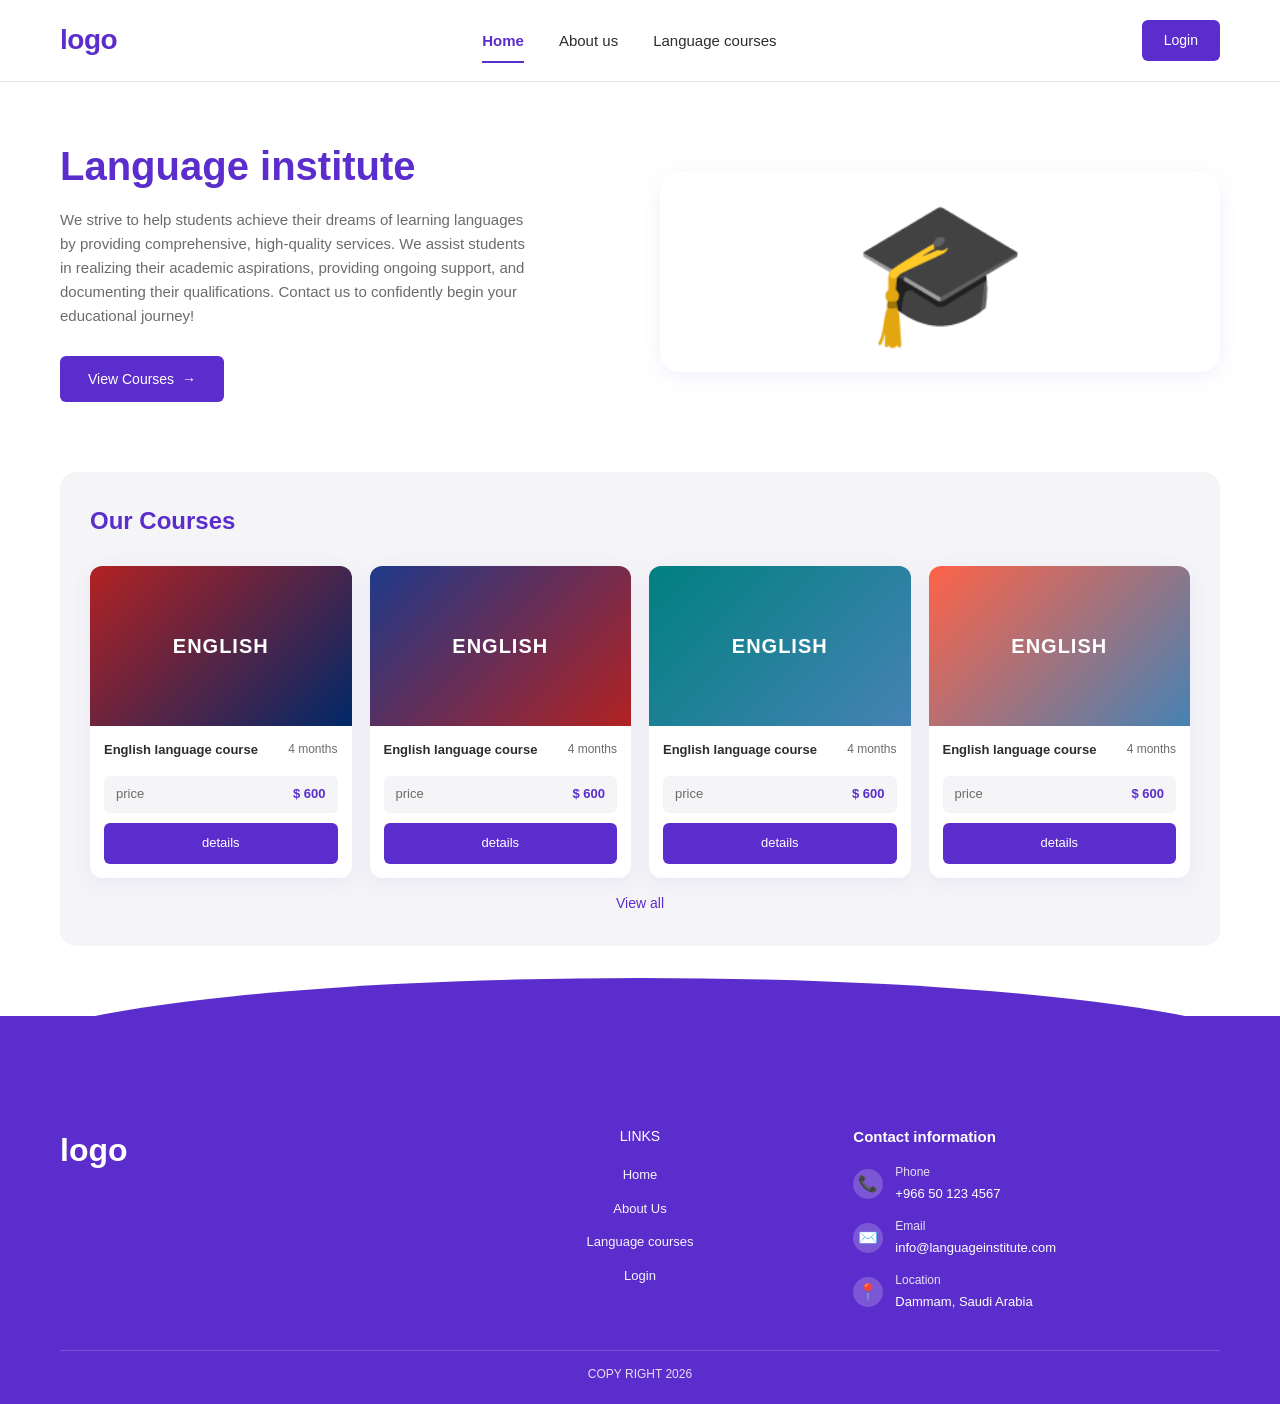
<file: index.html>
<!DOCTYPE html>
<html lang="en">
<head>
  <meta charset="UTF-8">
  <meta name="viewport" content="width=device-width, initial-scale=1.0">
  <title>Language Institute - Home</title>
  <link rel="stylesheet" href="css/style.css">
</head>
<body>
  <!-- Header -->
<header class="header">
<div class="container">
<a href="index.html" class="logo">logo</a>
 <nav class="nav">
<ul>
<li><a href="index.html" class="active">Home</a></li>
<li><a href="about.html">About us</a></li>
<li><a href="courses.html">Language courses</a></li>
</ul>
</nav>
<div>
 <a href="login.html" class="btn-login">
 
 Login
</a>
</div>
 </div>
</header>

  <main>
    <!-- Hero -->
    <section class="hero">
      <div class="container">
        <div class="hero-content">
          <h1>Language institute</h1>
          <p>We strive to help students achieve their dreams of learning languages by providing comprehensive, high-quality services. We assist students in realizing their academic aspirations, providing ongoing support, and documenting their qualifications. Contact us to confidently begin your educational journey!</p>
          <a href="courses.html" class="btn-primary">View Courses &nbsp;→</a>
        </div>
        <div class="hero-illustration">
          <div class="hero-emoji">🎓</div>
        </div>
      </div>
    </section>

    <!-- Courses -->
    <section class="container">
      <div class="courses-section">
        <h2 class="section-title">Our Courses</h2>
        <div class="courses-grid" id="featured-courses">
          <!-- Will be populated by JavaScript -->
        </div>
        <div class="view-all">
          <a href="courses.html">View all</a>
        </div>
      </div>
    </section>
  </main>

  <!-- Footer -->
  <div class="footer-wave"></div>
  <footer class="footer">
    <div class="container">
      <div class="footer-grid">
        <div class="footer-logo">logo</div>
        <div class="footer-links">
          <h4>LINKS</h4>
          <ul>
            <li><a href="index.html">Home</a></li>
            <li><a href="about.html">About Us</a></li>
            <li><a href="courses.html">Language courses</a></li>
            <li><a href="login.html">Login</a></li>
          </ul>
        </div>
        <div class="footer-contact">
          <h4>Contact information</h4>
          <div class="contact-item">
            <div class="contact-icon">
              📞
            </div>
            <div>
              <div class="contact-text-label">Phone</div>
              <div class="contact-text-value">+966 50 123 4567</div>
            </div>
          </div>
 <div class="contact-item">
<div class="contact-icon">
  ✉️
</div>
 <div>
 <div class="contact-text-label">Email</div>
<div class="contact-text-value">info@languageinstitute.com</div>
 </div>
 </div>
<div class="contact-item">
 <div class="contact-icon">
 📍
</div>
 <div>
 <div class="contact-text-label">Location</div>
 <div class="contact-text-value">Dammam, Saudi Arabia</div>
 </div>
 </div>
 </div>
 </div>
  <div class="copyright">COPY RIGHT 2026</div>
 </div>
 </footer>

  <script src="js/data.js"></script>
  <script src="js/main.js"></script>
</body>
</html>
                                                                                                                                                                                                                                                                                                                                                                                                                                                                                                                                                                                                                                                                                                                                                                                                                                                                                                                                                                                                                                                                                                                                                                                                                                                                                                                                                                                                                                                                                                                                                                                                                                                                                                                                                                                                                                                                                                                                                                                                                                                                                                                                                                                                                                                                                                                                                                                                                                                                                                                                                                                                                                                                                                                                                                                                                                                                                                                                                                                                                                                                                                                                                                                                                                                                                                                                                                                                                                                                                                                                                                                                                                                                                                                                                                                                                                                                                                                                                                                                                                                                                                                                                                                                                                                                                                                                                                                                                                                                                                                                                                                                                                                                                                                                                                                                                                                                                                                                                                                                                                                                                                                                                                                                                                                                                                                                                                                                                                                                                                                                                                                                                                                                                                                                                                                                                                                                                                                                                                                                                                                                                                                                                                                                                                                                                                                                                                                                                                                                                                                                                                                                                                                                                                                                                                                                                                                                                                                                                                                                                                                                                                                                                                                                                                                                                                                                                                                                                                                                                                                                                                                                                                                                                                                                                                                                                                                                                                                                                                                                                                                                                                                                                                                                                                                                                                                                                                                                                                                                                                                                                                                                                                                                                                                                                                                                                                                                                                                                                                                                                                                                                                                                                                                                                                                                                                                                                                                                                                                                                                                                                                                                                                                                                                                                                                                                                                                                                                                                                                                                                                                                                                                                                                                                                                                                                                                                                                                                                                                                                                                                                                                                                                                                                                                                                                                                                                                                                                                                                                                                                                                                                                       
</file>
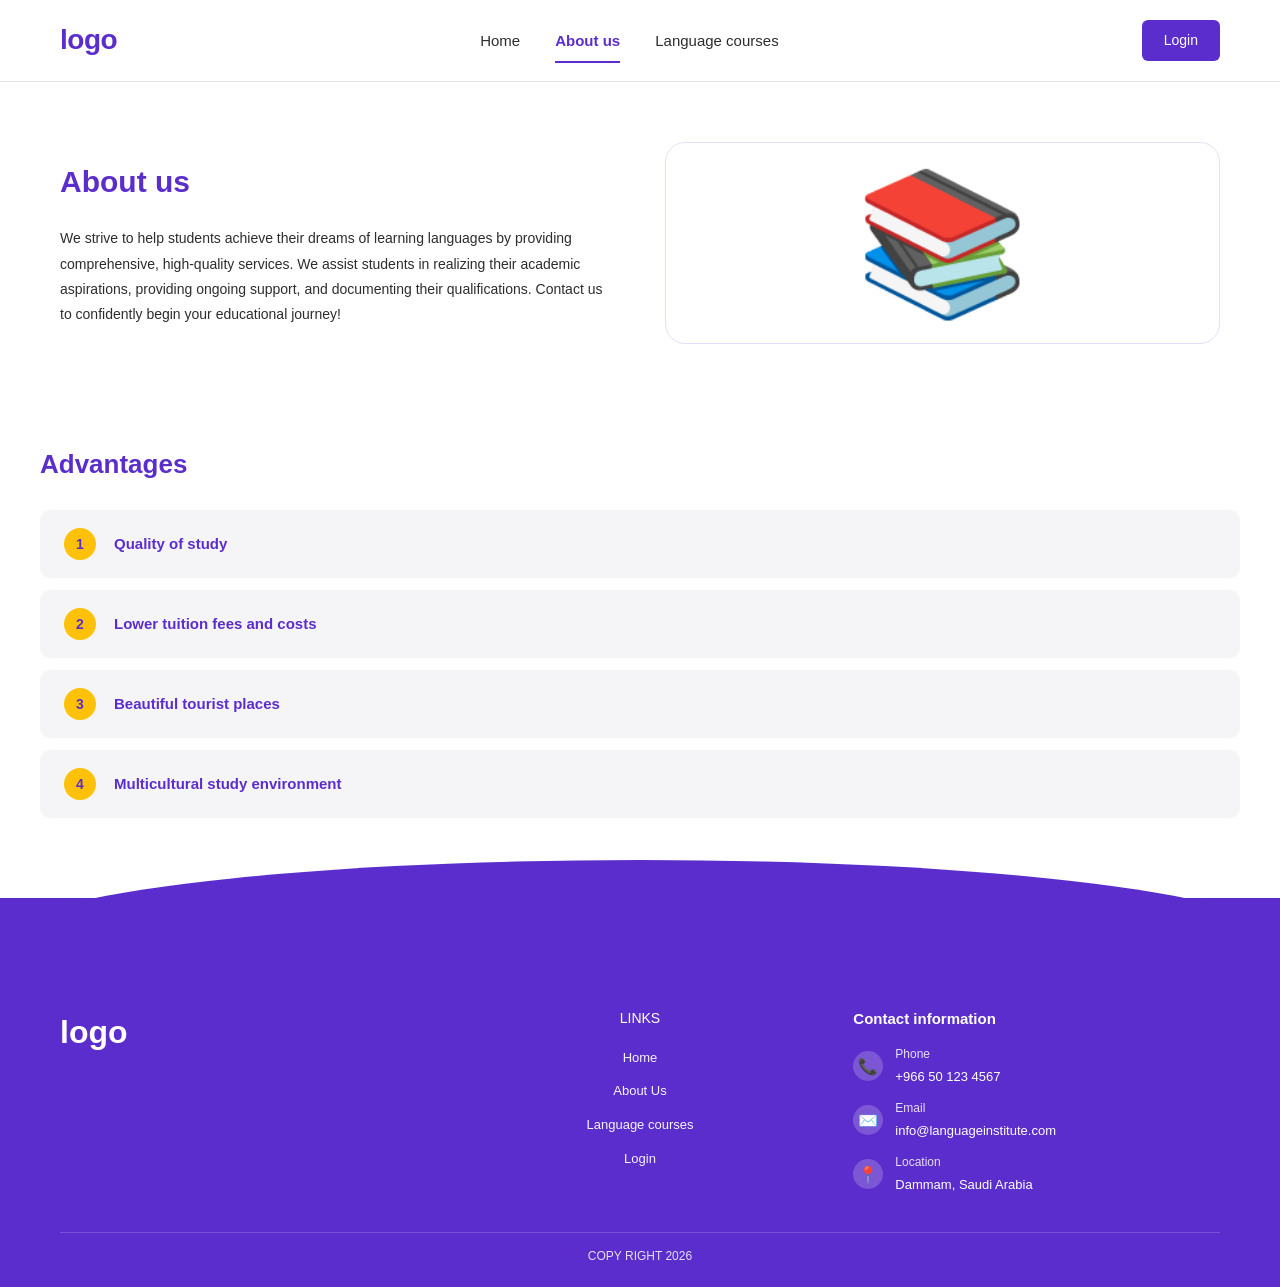
<file: about.html>
<!DOCTYPE html>
<html lang="en">
<head>
  <meta charset="UTF-8">
  <meta name="viewport" content="width=device-width, initial-scale=1.0">
  <title>About Us - Language Institute</title>
  <link rel="stylesheet" href="css/style.css">
</head>
<body>

  <!-- Header -->
  <header class="header">
    <div class="container">
      <a href="index.html" class="logo">logo</a>
      <nav class="nav">
        <ul>
          <li><a href="index.html">Home</a></li>
          <li><a href="about.html" class="active">About us</a></li>
          <li><a href="courses.html">Language courses</a></li>
        </ul>
      </nav>
      <div>
        <a href="login.html" class="btn-login">
          
          Login
        </a>
      </div>
    </div>
  </header>

  <main>
    <!-- About -->
    <section class="about-section">
      <div class="container">
        <div class="about-content">
          <h1>About us</h1>
          <p>We strive to help students achieve their dreams of learning languages by providing comprehensive, high-quality services. We assist students in realizing their academic aspirations, providing ongoing support, and documenting their qualifications. Contact us to confidently begin your educational journey!</p>
        </div>
        <div class="about-illustration">
          <div class="hero-emoji">📚</div>
        </div>
      </div>
    </section>

    <!-- Advantages -->
    <section class="container advantages">
      <h2>Advantages</h2>
      <ul class="advantage-list">
        <li class="advantage-item">
          <div class="advantage-number">1</div>
          <div class="advantage-text">Quality of study</div>
        </li>
        <li class="advantage-item">
          <div class="advantage-number">2</div>
          <div class="advantage-text">Lower tuition fees and costs</div>
        </li>
        <li class="advantage-item">
          <div class="advantage-number">3</div>
          <div class="advantage-text">Beautiful tourist places</div>
        </li>
        <li class="advantage-item">
          <div class="advantage-number">4</div>
          <div class="advantage-text">Multicultural study environment</div>
        </li>
      </ul>
    </section>
  </main>

  <!-- Footer -->
  <div class="footer-wave"></div>
  <footer class="footer">
    <div class="container">
      <div class="footer-grid">
        <div class="footer-logo">logo</div>
        <div class="footer-links">
          <h4>LINKS</h4>
          <ul>
            <li><a href="index.html">Home</a></li>
            <li><a href="about.html">About Us</a></li>
            <li><a href="courses.html">Language courses</a></li>
            <li><a href="login.html">Login</a></li>
          </ul>
        </div>
        <div class="footer-contact">
          <h4>Contact information</h4>
          <div class="contact-item">
            <div class="contact-icon">
              📞
            </div>
            <div>
              <div class="contact-text-label">Phone</div>
              <div class="contact-text-value">+966 50 123 4567</div>
            </div>
          </div>
          <div class="contact-item">
            <div class="contact-icon">
              ✉️
            </div>
            <div>
              <div class="contact-text-label">Email</div>
              <div class="contact-text-value">info@languageinstitute.com</div>
            </div>
          </div>
          <div class="contact-item">
            <div class="contact-icon">
              📍
            </div>
            <div>
              <div class="contact-text-label">Location</div>
              <div class="contact-text-value">Dammam, Saudi Arabia</div>
            </div>
          </div>
        </div>
      </div>
      <div class="copyright">COPY RIGHT 2026</div>
    </div>
  </footer>

  <script src="js/main.js"></script>
</body>
</html>
                                                                                                                                                                                                                                                                                                                                                                                                                                                                                                                                                                                                                                                                                                                                                                                                                                                                                                                                                                                                                                                                                                                                                                                                                                                                                                                                                                                                                                                                                                                                                                                                                                                                                                                                                                                                                                                                                                                                                                                                                                                                                                                                                                                                                                                                                                                                   
</file>
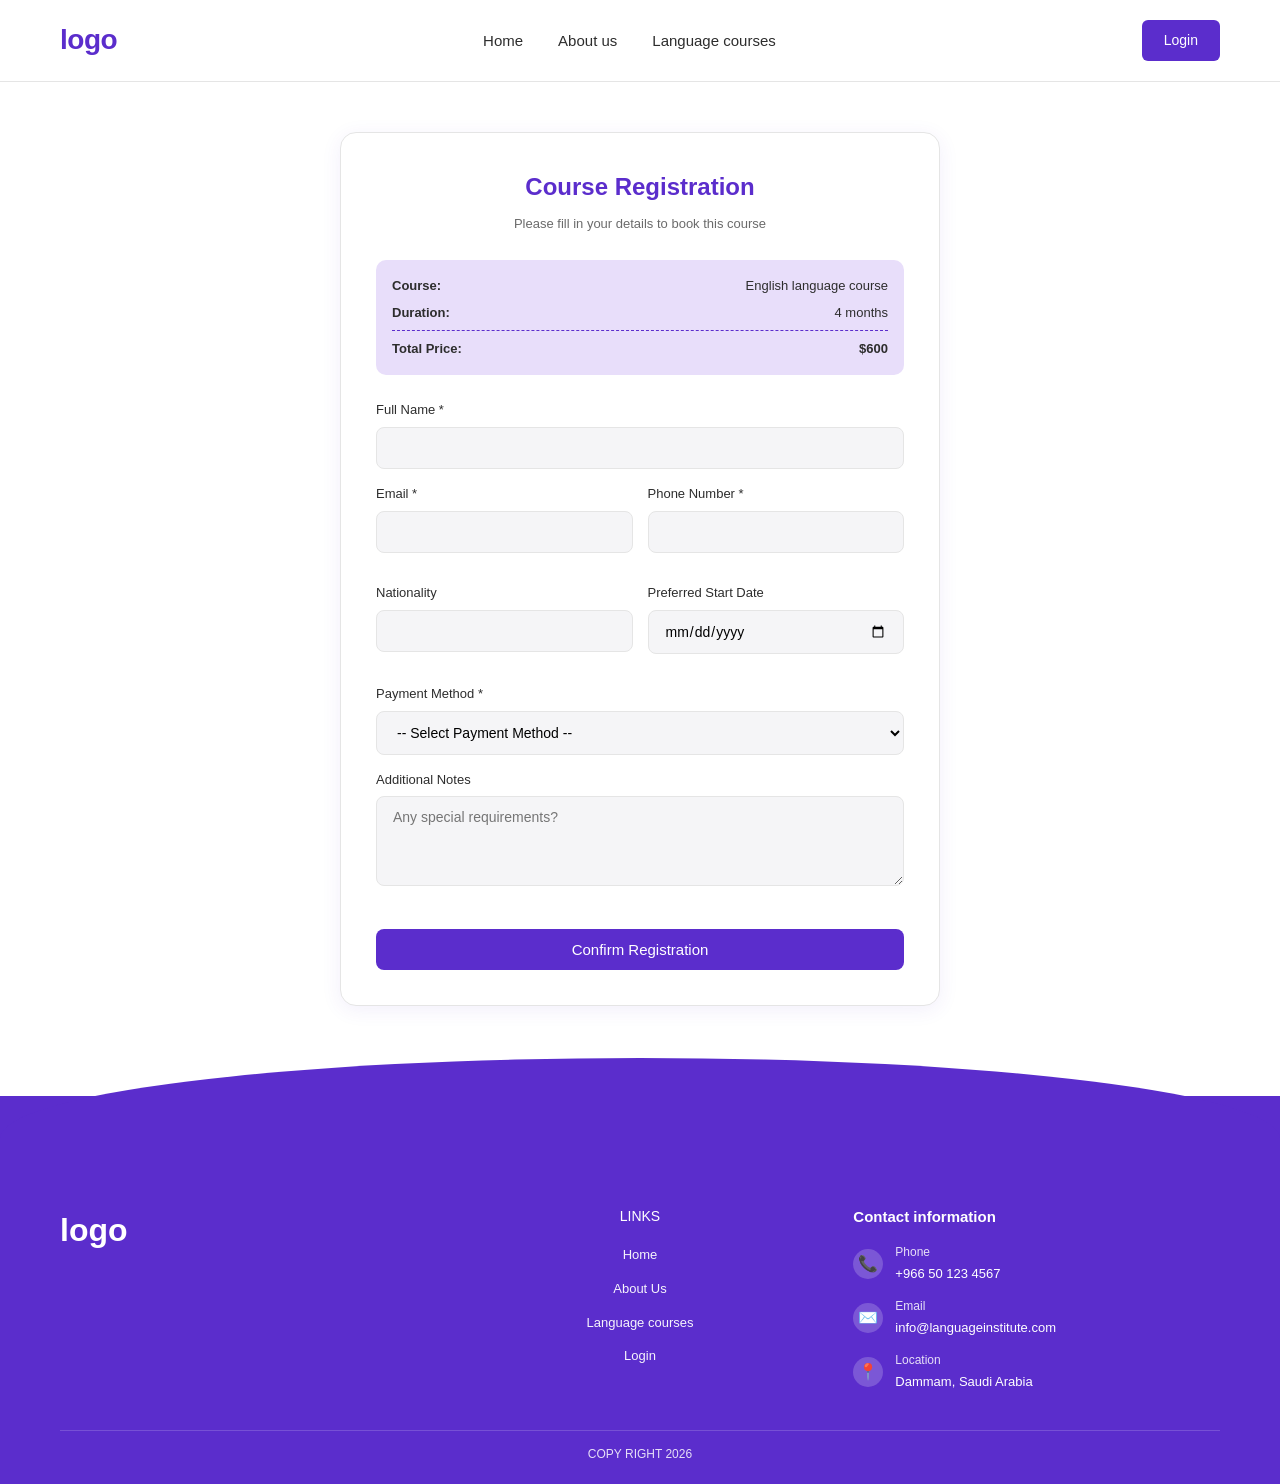
<file: booking.html>
<!DOCTYPE html>
<html lang="en">
<head>
  <meta charset="UTF-8">
  <meta name="viewport" content="width=device-width, initial-scale=1.0">
  <title>Book Course - Language Institute</title>
  <link rel="stylesheet" href="css/style.css">
</head>
<body>

  <header class="header">
    <div class="container">
      <a href="index.html" class="logo">logo</a>
      <nav class="nav">
        <ul>
          <li><a href="index.html">Home</a></li>
          <li><a href="about.html">About us</a></li>
          <li><a href="courses.html">Language courses</a></li>
        </ul>
      </nav>
      <div>
        <a href="login.html" class="btn-login">
          
          Login
        </a>
      </div>
    </div>
  </header>

  <main>
    <section class="booking-page">
      <div class="container">
        <div class="booking-card">
          <h2>Course Registration</h2>
          <p class="auth-subtitle">Please fill in your details to book this course</p>

          <div id="booking-alert"></div>

          <div class="course-summary" id="course-summary">
            <!-- Populated by JavaScript -->
          </div>

          <form id="bookingForm" onsubmit="return handleBooking(event)">
            <div class="form-group">
              <label for="fullName">Full Name *</label>
              <input type="text" id="fullName" name="fullName" class="form-control" required minlength="2">
            </div>

            <div class="form-row">
              <div class="form-group">
                <label for="email">Email *</label>
                <input type="email" id="email" name="email" class="form-control" required>
              </div>
              <div class="form-group">
                <label for="phone">Phone Number *</label>
                <input type="tel" id="phone" name="phone" class="form-control" required>
              </div>
            </div>

            <div class="form-row">
              <div class="form-group">
                <label for="nationality">Nationality</label>
                <input type="text" id="nationality" name="nationality" class="form-control">
              </div>
              <div class="form-group">
                <label for="startDate">Preferred Start Date</label>
                <input type="date" id="startDate" name="startDate" class="form-control">
              </div>
            </div>

            <div class="form-group">
              <label for="paymentMethod">Payment Method *</label>
              <select id="paymentMethod" name="paymentMethod" class="form-control" required>
                <option value="">-- Select Payment Method --</option>
                <option value="credit_card">Credit Card</option>
                <option value="bank_transfer">Bank Transfer</option>
                <option value="cash">Cash on Site</option>
              </select>
            </div>

            <div class="form-group">
              <label for="notes">Additional Notes</label>
              <textarea id="notes" name="notes" class="form-control" rows="3" placeholder="Any special requirements?"></textarea>
            </div>

            <button type="submit" class="btn-submit">Confirm Registration</button>
          </form>
        </div>
      </div>
    </section>
  </main>

  <div class="footer-wave"></div>
  <footer class="footer">
    <div class="container">
      <div class="footer-grid">
        <div class="footer-logo">logo</div>
        <div class="footer-links">
          <h4>LINKS</h4>
          <ul>
            <li><a href="index.html">Home</a></li>
            <li><a href="about.html">About Us</a></li>
            <li><a href="courses.html">Language courses</a></li>
            <li><a href="login.html">Login</a></li>
          </ul>
        </div>
        <div class="footer-contact">
          <h4>Contact information</h4>
          <div class="contact-item">
            <div class="contact-icon">📞</div>
            <div><div class="contact-text-label">Phone</div><div class="contact-text-value">+966 50 123 4567</div></div>
          </div>
          <div class="contact-item">
            <div class="contact-icon">✉️</div>
            <div><div class="contact-text-label">Email</div><div class="contact-text-value">info@languageinstitute.com</div></div>
          </div>
          <div class="contact-item">
            <div class="contact-icon">📍</div>
            <div><div class="contact-text-label">Location</div><div class="contact-text-value">Dammam, Saudi Arabia</div></div>
          </div>
        </div>
      </div>
      <div class="copyright">COPY RIGHT 2026</div>
    </div>
  </footer>

  <script src="js/data.js"></script>
  <script>
    // get course from URL
    const params = new URLSearchParams(window.location.search);
    const courseId = parseInt(params.get('courseId')) || 1;
    const course = COURSES.find(c => c.id === courseId) || COURSES[0];

    // show course summary
    document.getElementById('course-summary').innerHTML = `
      <div class="course-summary-row">
        <span><strong>Course:</strong></span>
        <span>${course.name}</span>
      </div>
      <div class="course-summary-row">
        <span><strong>Duration:</strong></span>
        <span>${course.duration}</span>
      </div>
      <div class="course-summary-row">
        <span><strong>Total Price:</strong></span>
        <span>$${course.price}</span>
      </div>
    `;

    function handleBooking(event) {
      event.preventDefault();
      const alertBox = document.getElementById('booking-alert');

      const booking = {
        id: Date.now(),
        courseId: course.id,
        courseName: course.name,
        courseDuration: course.duration,
        price: course.price,
        fullName: document.getElementById('fullName').value,
        email: document.getElementById('email').value,
        phone: document.getElementById('phone').value,
        nationality: document.getElementById('nationality').value,
        startDate: document.getElementById('startDate').value,
        paymentMethod: document.getElementById('paymentMethod').value,
        notes: document.getElementById('notes').value,
        bookedAt: new Date().toISOString()
      };

      // save to localStorage
      let bookings = JSON.parse(localStorage.getItem('institute_bookings') || '[]');
      bookings.push(booking);
      localStorage.setItem('institute_bookings', JSON.stringify(bookings));

      alertBox.innerHTML = '<div class="alert alert-success">Your registration is confirmed! Thank you. Redirecting to home...</div>';
      window.scrollTo({ top: 0, behavior: 'smooth' });
      document.getElementById('bookingForm').reset();

      setTimeout(() => {
        window.location.href = 'index.html';
      }, 2000);

      return false;
    }
  </script>
</body>
</html>
                                                                                                                                                                                                                                                                                                                                                                                                                                                                                                                                                                                                                                                                                                                                                                                                                                                                                          
</file>
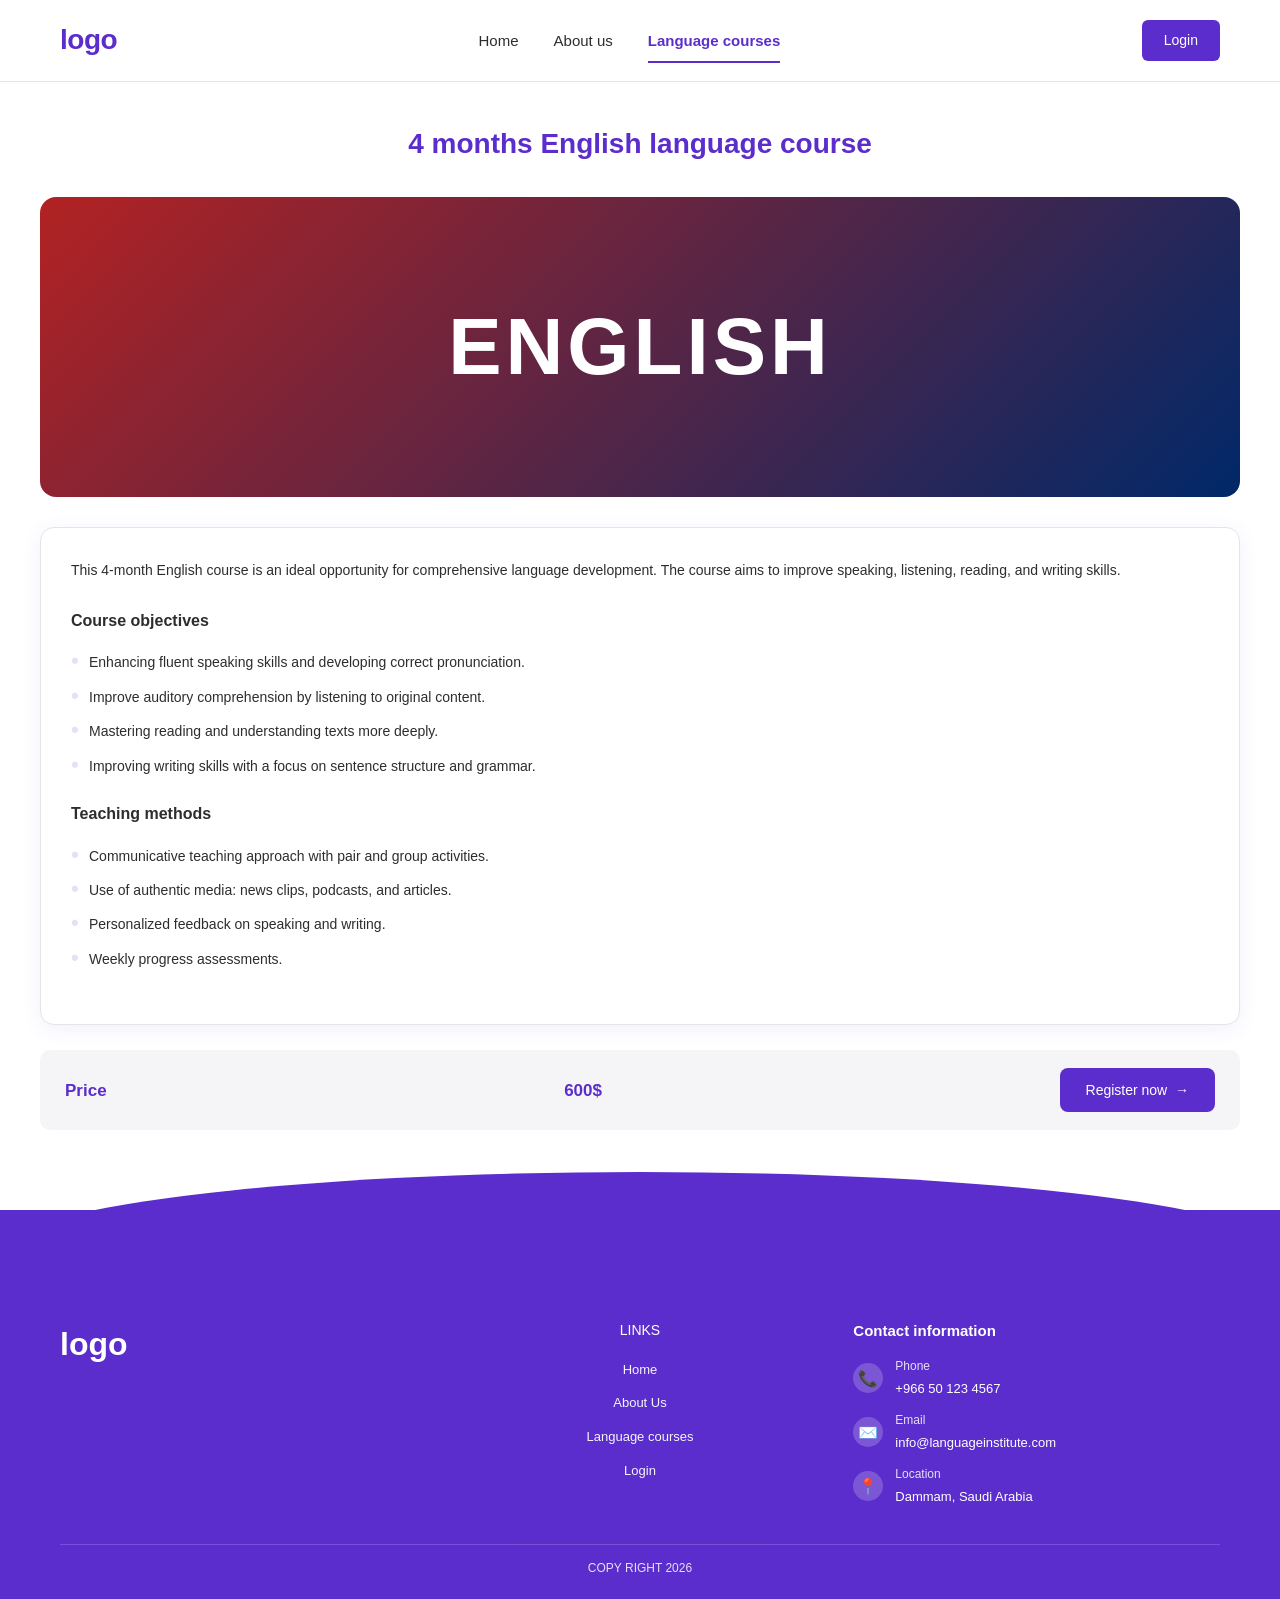
<file: course-details.html>
<!DOCTYPE html>
<html lang="en">
<head>
  <meta charset="UTF-8">
  <meta name="viewport" content="width=device-width, initial-scale=1.0">
  <title>Course Details - Language Institute</title>
  <link rel="stylesheet" href="css/style.css">
</head>
<body>

  <header class="header">
    <div class="container">
      <a href="index.html" class="logo">logo</a>
      <nav class="nav">
        <ul>
          <li><a href="index.html">Home</a></li>
          <li><a href="about.html">About us</a></li>
          <li><a href="courses.html" class="active">Language courses</a></li>
        </ul>
      </nav>
      <div>
        <a href="login.html" class="btn-login">
          
          Login
        </a>
      </div>
    </div>
  </header>

  <main>
    <section class="details-page container">
      <h1 id="course-title">4-month English language course</h1>
      <div id="course-image" class="details-image">ENGLISH</div>
      <div class="details-content" id="course-details-content">
        <!-- Populated by JavaScript -->
      </div>
      <div class="price-row">
        <span class="price-label">Price</span>
        <span class="price-amount" id="course-price">600$</span>
        <a id="register-link" href="booking.html" class="btn-register-now">Register now &nbsp;→</a>
      </div>
    </section>
  </main>

  <div class="footer-wave"></div>
  <footer class="footer">
    <div class="container">
      <div class="footer-grid">
        <div class="footer-logo">logo</div>
        <div class="footer-links">
          <h4>LINKS</h4>
          <ul>
            <li><a href="index.html">Home</a></li>
            <li><a href="about.html">About Us</a></li>
            <li><a href="courses.html">Language courses</a></li>
            <li><a href="login.html">Login</a></li>
          </ul>
        </div>
        <div class="footer-contact">
          <h4>Contact information</h4>
          <div class="contact-item">
            <div class="contact-icon">📞</div>
            <div><div class="contact-text-label">Phone</div><div class="contact-text-value">+966 50 123 4567</div></div>
          </div>
          <div class="contact-item">
            <div class="contact-icon">✉️</div>
            <div><div class="contact-text-label">Email</div><div class="contact-text-value">info@languageinstitute.com</div></div>
          </div>
          <div class="contact-item">
            <div class="contact-icon">📍</div>
            <div><div class="contact-text-label">Location</div><div class="contact-text-value">Dammam, Saudi Arabia</div></div>
          </div>
        </div>
      </div>
      <div class="copyright">COPY RIGHT 2026</div>
    </div>
  </footer>

  <script src="js/data.js"></script>
  <script src="js/main.js"></script>
</body>
</html>
                                                                                                                                                                                                      
</file>
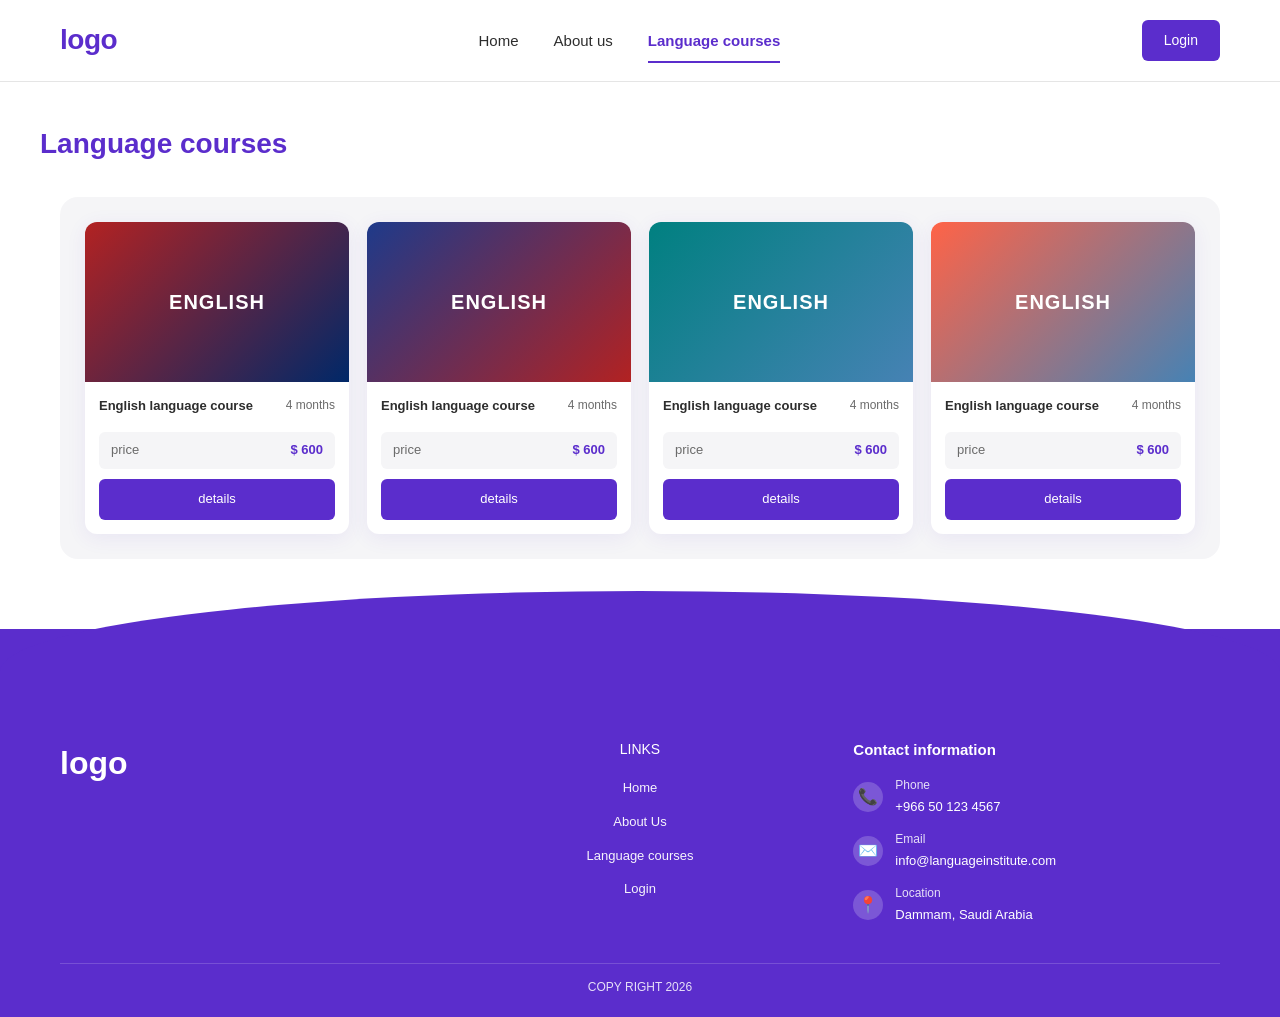
<file: courses.html>
<!DOCTYPE html>
<html lang="en">
<head>
  <meta charset="UTF-8">
  <meta name="viewport" content="width=device-width, initial-scale=1.0">
  <title>Language Courses - Language Institute</title>
  <link rel="stylesheet" href="css/style.css">
</head>
<body>

  <!-- Header -->
  <header class="header">
    <div class="container">
      <a href="index.html" class="logo">logo</a>
      <nav class="nav">
        <ul>
          <li><a href="index.html">Home</a></li>
          <li><a href="about.html">About us</a></li>
          <li><a href="courses.html" class="active">Language courses</a></li>
        </ul>
      </nav>
      <div>
        <a href="login.html" class="btn-login">
          
          Login
        </a>
      </div>
    </div>
  </header>

  <main>
    <section class="page-header container">
      <h1>Language courses</h1>
    </section>

    <section class="container">
      <div class="courses-page-section">
        <div class="courses-large-grid" id="all-courses">
          <!-- Populated by JavaScript -->
        </div>
      </div>
    </section>
  </main>

  <!-- Footer -->
  <div class="footer-wave"></div>
  <footer class="footer">
    <div class="container">
      <div class="footer-grid">
        <div class="footer-logo">logo</div>
        <div class="footer-links">
          <h4>LINKS</h4>
          <ul>
            <li><a href="index.html">Home</a></li>
            <li><a href="about.html">About Us</a></li>
            <li><a href="courses.html">Language courses</a></li>
            <li><a href="login.html">Login</a></li>
          </ul>
        </div>
        <div class="footer-contact">
          <h4>Contact information</h4>
          <div class="contact-item">
            <div class="contact-icon">📞</div>
            <div><div class="contact-text-label">Phone</div><div class="contact-text-value">+966 50 123 4567</div></div>
          </div>
          <div class="contact-item">
            <div class="contact-icon">✉️</div>
            <div><div class="contact-text-label">Email</div><div class="contact-text-value">info@languageinstitute.com</div></div>
          </div>
          <div class="contact-item">
            <div class="contact-icon">📍</div>
            <div><div class="contact-text-label">Location</div><div class="contact-text-value">Dammam, Saudi Arabia</div></div>
          </div>
        </div>
      </div>
      <div class="copyright">COPY RIGHT 2026</div>
    </div>
  </footer>

  <script src="js/data.js"></script>
  <script src="js/main.js"></script>
</body>
</html>
                                                                                                                                                                                                                                                                                                                                                                                                                                                                                                                                                                                                                                                                                                                                                                                                                                                                                                                                                                                                                                                                                                                                                                                                                                                                                                                                              
</file>
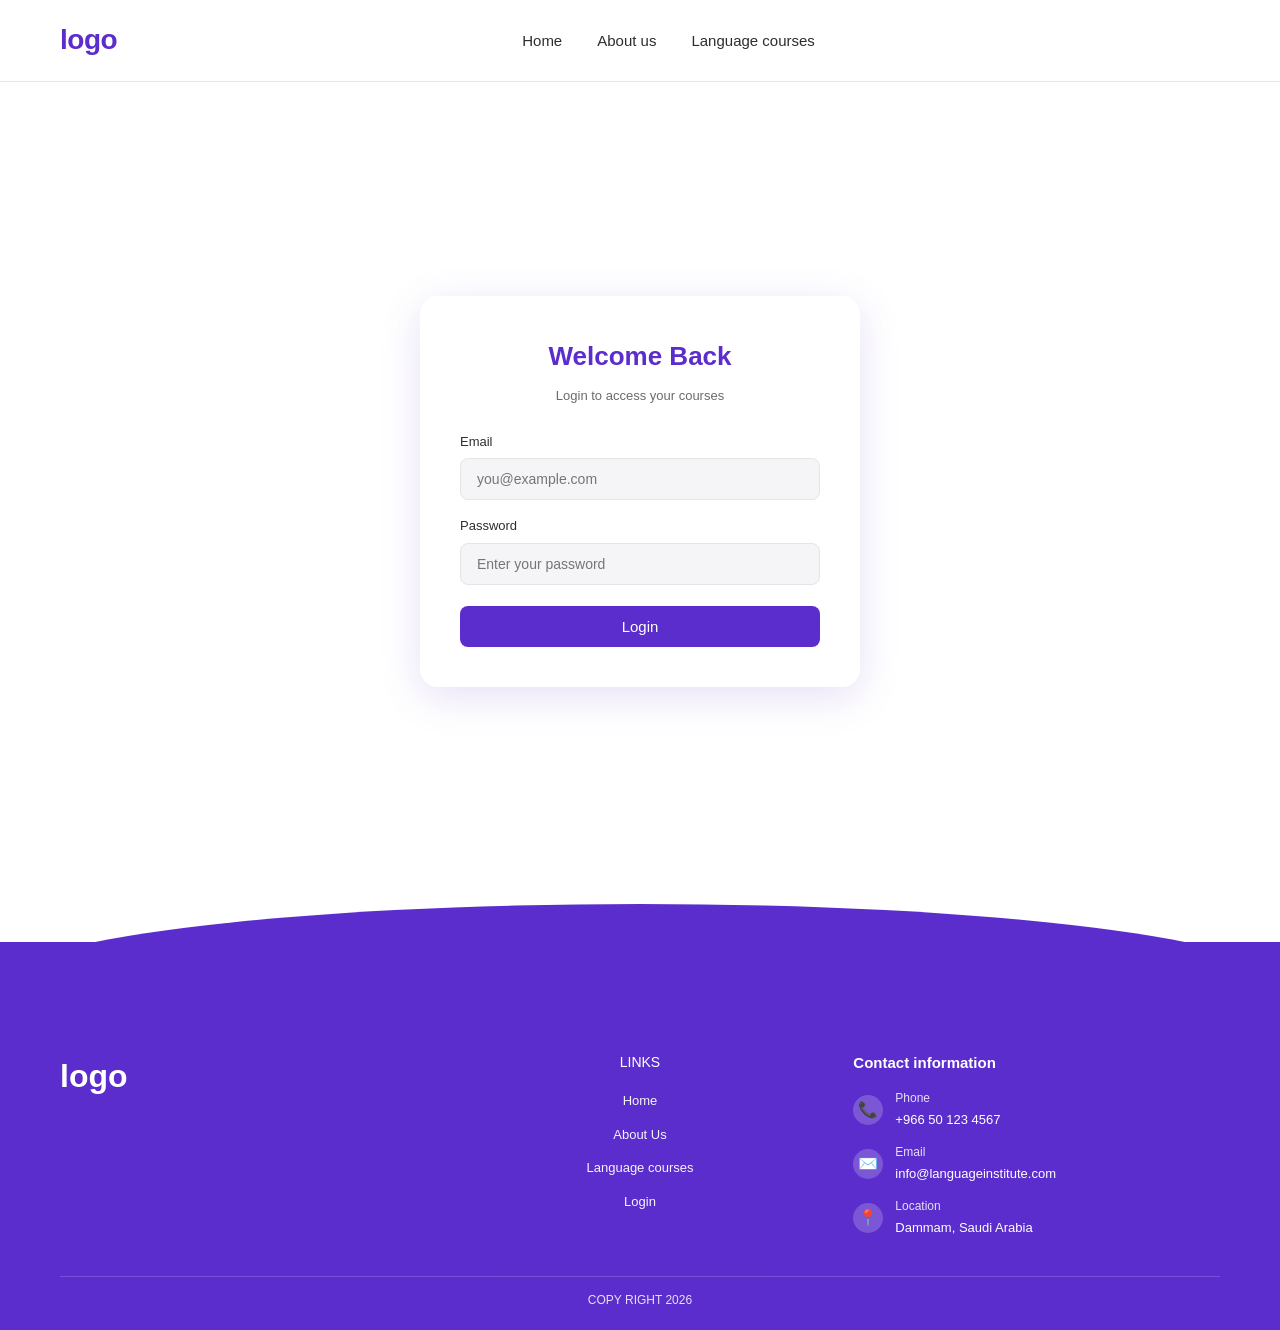
<file: login.html>
<!DOCTYPE html>
<html lang="en">
<head>
  <meta charset="UTF-8">
  <meta name="viewport" content="width=device-width, initial-scale=1.0">
  <title>Login - Language Institute</title>
  <link rel="stylesheet" href="css/style.css">
</head>
<body>

  <header class="header">
    <div class="container">
      <a href="index.html" class="logo">logo</a>
      <nav class="nav">
        <ul>
          <li><a href="index.html">Home</a></li>
          <li><a href="about.html">About us</a></li>
          <li><a href="courses.html">Language courses</a></li>
        </ul>
      </nav>
      <div></div>
    </div>
  </header>

  <main>
    <section class="auth-page">
      <div class="auth-card">
        <h2>Welcome Back</h2>
        <p class="auth-subtitle">Login to access your courses</p>

        <div id="login-alert"></div>

        <form id="loginForm" onsubmit="return handleLogin(event)">
          <div class="form-group">
            <label for="email">Email</label>
            <input type="email" id="email" name="email" class="form-control" placeholder="you@example.com" required>
          </div>

          <div class="form-group">
            <label for="password">Password</label>
            <input type="password" id="password" name="password" class="form-control" placeholder="Enter your password" required minlength="6">
          </div>

          <button type="submit" class="btn-submit">Login</button>
        </form>

      </div>
    </section>
  </main>

  <div class="footer-wave"></div>
  <footer class="footer">
    <div class="container">
      <div class="footer-grid">
        <div class="footer-logo">logo</div>
        <div class="footer-links">
          <h4>LINKS</h4>
          <ul>
            <li><a href="index.html">Home</a></li>
            <li><a href="about.html">About Us</a></li>
            <li><a href="courses.html">Language courses</a></li>
            <li><a href="login.html">Login</a></li>
          </ul>
        </div>
        <div class="footer-contact">
          <h4>Contact information</h4>
          <div class="contact-item">
            <div class="contact-icon">📞</div>
            <div><div class="contact-text-label">Phone</div><div class="contact-text-value">+966 50 123 4567</div></div>
          </div>
          <div class="contact-item">
            <div class="contact-icon">✉️</div>
            <div><div class="contact-text-label">Email</div><div class="contact-text-value">info@languageinstitute.com</div></div>
          </div>
          <div class="contact-item">
            <div class="contact-icon">📍</div>
            <div><div class="contact-text-label">Location</div><div class="contact-text-value">Dammam, Saudi Arabia</div></div>
          </div>
        </div>
      </div>
      <div class="copyright">COPY RIGHT 2026</div>
    </div>
  </footer>

  <script src="js/auth.js"></script>
  <script>
    function handleLogin(event) {
      event.preventDefault();
      const email = document.getElementById('email').value.trim();
      const password = document.getElementById('password').value;
      const alertBox = document.getElementById('login-alert');

      const result = loginUser(email, password);

      if (result.success) {
        alertBox.innerHTML = '<div class="alert alert-success">Login successful! Redirecting...</div>';
        setTimeout(() => {
          window.location.href = 'courses.html';
        }, 1000);
      } else {
        alertBox.innerHTML = `<div class="alert alert-error">${result.message}</div>`;
      }
      return false;
    }
  </script>
</body>
</html>
                                                                                                                                                                                                                                                                                                                                                                                                                                                        
</file>
<file: css/style.css>
/* main stylesheet */

/* reset */
* {
  margin: 0;
  padding: 0;
  box-sizing: border-box;
}

:root {
  --primary: #5B2DCC;        /* Main purple color */
  --primary-dark: #4A23A8;
  --primary-light: #E8DEFA;
  --accent: #FFC107;         /* Yellow/Gold for badges */
  --text-dark: #2D2D2D;
  --text-gray: #6B6B6B;
  --bg-light: #F5F5F7;
  --bg-card: #FFFFFF;
  --border: #E5E5E5;
  --shadow: 0 4px 20px rgba(91, 45, 204, 0.08);
  --shadow-hover: 0 8px 30px rgba(91, 45, 204, 0.15);
}

body {
  font-family: 'Segoe UI', Tahoma, Verdana, sans-serif;
  color: var(--text-dark);
  line-height: 1.6;
  background-color: #FFFFFF;
  min-height: 100vh;
  display: flex;
  flex-direction: column;
}

a {
  text-decoration: none;
  color: inherit;
}

img {
  max-width: 100%;
  display: block;
}

button {
  cursor: pointer;
  font-family: inherit;
  border: none;
}

.container {
  max-width: 1200px;
  margin: 0 auto;
  padding: 0 20px;
}

main {
  flex: 1;
}

/* header */
.header {
  background-color: #FFFFFF;
  padding: 18px 0;
  border-bottom: 1px solid var(--border);
  position: sticky;
  top: 0;
  z-index: 100;
}

.header .container {
  display: flex;
  align-items: center;
  justify-content: space-between;
}

.logo {
  font-size: 28px;
  font-weight: bold;
  color: var(--primary);
  letter-spacing: -0.5px;
}

.nav ul {
  display: flex;
  gap: 35px;
  list-style: none;
}

.nav a {
  color: var(--text-dark);
  font-size: 15px;
  font-weight: 500;
  padding: 6px 0;
  position: relative;
  transition: color 0.2s;
}

.nav a:hover {
  color: var(--primary);
}

.nav a.active {
  color: var(--primary);
  font-weight: 600;
}

.nav a.active::after {
  content: '';
  position: absolute;
  bottom: -8px;
  left: 0;
  right: 0;
  height: 2px;
  background-color: var(--primary);
}

.btn-login {
  background-color: var(--primary);
  color: white;
  padding: 9px 22px;
  border-radius: 6px;
  font-size: 14px;
  font-weight: 500;
  display: inline-flex;
  align-items: center;
  gap: 6px;
  transition: background-color 0.2s;
}

.btn-login:hover {
  background-color: var(--primary-dark);
}

.btn-login svg {
  width: 16px;
  height: 16px;
}

/* User menu (when logged in) */
.user-menu {
  display: flex;
  align-items: center;
  gap: 10px;
}

.user-menu .username {
  color: var(--primary);
  font-weight: 500;
  font-size: 14px;
}

.btn-logout {
  background-color: transparent;
  color: var(--primary);
  border: 1px solid var(--primary);
  padding: 7px 16px;
  border-radius: 6px;
  font-size: 13px;
  transition: all 0.2s;
}

.btn-logout:hover {
  background-color: var(--primary);
  color: white;
}

/* hero */
.hero {
  padding: 60px 0 40px;
}

.hero .container {
  display: grid;
  grid-template-columns: 1fr 1fr;
  gap: 40px;
  align-items: center;
}

.hero-content h1 {
  font-size: 40px;
  color: var(--primary);
  margin-bottom: 18px;
  line-height: 1.2;
}

.hero-content p {
  color: var(--text-gray);
  font-size: 15px;
  margin-bottom: 28px;
  max-width: 480px;
}

.btn-primary {
  background-color: var(--primary);
  color: white;
  padding: 12px 28px;
  border-radius: 6px;
  font-size: 14px;
  font-weight: 500;
  display: inline-block;
  transition: background-color 0.2s, transform 0.2s;
}

.btn-primary:hover {
  background-color: var(--primary-dark);
  transform: translateY(-2px);
}

.hero-illustration {
  display: flex;
  justify-content: center;
  align-items: center;
  background: white;
  border-radius: 20px;
  padding: 30px;
  box-shadow: var(--shadow);
}

.hero-emoji {
  font-size: 140px;
  line-height: 1;
}

/* section titles */
.section-title {
  color: var(--primary);
  font-size: 24px;
  margin-bottom: 25px;
  font-weight: 700;
}

.section-title-center {
  text-align: center;
  color: var(--primary);
  font-size: 26px;
  margin-bottom: 30px;
  font-weight: 700;
}

section {
  padding: 40px 0;
}

/* courses */
.courses-section {
  background-color: var(--bg-light);
  border-radius: 16px;
  padding: 30px;
  margin: 30px 0;
}

.tabs {
  display: flex;
  justify-content: center;
  gap: 30px;
  margin-bottom: 25px;
}

.tab {
  background: transparent;
  padding: 10px 24px;
  border-radius: 20px;
  font-size: 14px;
  font-weight: 500;
  color: var(--text-gray);
  transition: all 0.2s;
}

.tab.active {
  background-color: var(--primary-light);
  color: var(--primary);
}

.courses-grid {
  display: grid;
  grid-template-columns: repeat(4, 1fr);
  gap: 18px;
}

.course-card {
  background-color: white;
  border-radius: 12px;
  overflow: hidden;
  box-shadow: var(--shadow);
  transition: transform 0.2s, box-shadow 0.2s;
  position: relative;
}

.course-card:hover {
  transform: translateY(-4px);
  box-shadow: var(--shadow-hover);
}

.course-image {
  width: 100%;
  height: 160px;
  background: linear-gradient(135deg, #DC143C 0%, #1E3A8A 50%, #DC143C 100%);
  position: relative;
  display: flex;
  align-items: center;
  justify-content: center;
  color: white;
  font-weight: bold;
  font-size: 20px;
  letter-spacing: 1px;
  overflow: hidden;
}

.course-image.style-1 {
  background: linear-gradient(135deg, #B22222 0%, #002868 100%);
}

.course-image.style-2 {
  background: linear-gradient(135deg, #1E3A8A 0%, #B22222 100%);
}

.course-image.style-3 {
  background: linear-gradient(135deg, #008080 0%, #4682B4 100%);
}

.course-image.style-4 {
  background: linear-gradient(135deg, #FF6347 0%, #4682B4 100%);
}

.discount-ribbon {
  position: absolute;
  top: 0;
  left: 12px;
  background-color: var(--accent);
  color: var(--primary);
  padding: 6px 8px;
  font-size: 10px;
  font-weight: bold;
  text-align: center;
  z-index: 2;
  line-height: 1.2;
}

.discount-ribbon::after {
  content: '';
  position: absolute;
  bottom: -8px;
  left: 0;
  right: 0;
  height: 8px;
  background: linear-gradient(135deg, var(--accent) 50%, transparent 50%) 0 0/50% 100% no-repeat,
              linear-gradient(-135deg, var(--accent) 50%, transparent 50%) 100% 0/50% 100% no-repeat;
}

.course-info {
  padding: 14px 14px 6px;
}

.course-header {
  display: flex;
  justify-content: space-between;
  align-items: center;
  margin-bottom: 10px;
}

.course-name {
  font-size: 13px;
  font-weight: 600;
  color: var(--text-dark);
}

.course-duration {
  font-size: 12px;
  color: var(--text-gray);
}

.course-price-row {
  display: flex;
  justify-content: space-between;
  align-items: center;
  background-color: var(--bg-light);
  padding: 8px 12px;
  border-radius: 6px;
  margin: 0 14px 10px;
  font-size: 13px;
}

.price-label {
  color: var(--text-gray);
}

.price-value {
  color: var(--primary);
  font-weight: 600;
}

.price-old {
  text-decoration: line-through;
  color: var(--text-gray);
  font-size: 11px;
  margin-right: 6px;
}

.btn-details {
  display: block;
  margin: 0 14px 14px;
  background-color: var(--primary);
  color: white;
  text-align: center;
  padding: 10px;
  border-radius: 6px;
  font-size: 13px;
  font-weight: 500;
  transition: background-color 0.2s;
}

.btn-details:hover {
  background-color: var(--primary-dark);
}

/* Carousel arrows */
.carousel-controls {
  display: flex;
  gap: 10px;
  margin-top: 20px;
}

.carousel-arrow {
  width: 36px;
  height: 36px;
  border-radius: 50%;
  background: white;
  box-shadow: var(--shadow);
  display: flex;
  align-items: center;
  justify-content: center;
  border: 1px solid var(--border);
  transition: background-color 0.2s;
}

.carousel-arrow:hover {
  background-color: var(--bg-light);
}

.view-all {
  text-align: center;
  margin-top: 12px;
}

.view-all a {
  color: var(--primary);
  font-size: 14px;
  font-weight: 500;
}

.view-all a:hover {
  text-decoration: underline;
}

/* events */
.events-grid {
  display: grid;
  grid-template-columns: repeat(4, 1fr);
  gap: 18px;
}

.event-card {
  background: white;
  border-radius: 12px;
  overflow: hidden;
  box-shadow: var(--shadow);
  transition: transform 0.2s;
}

.event-card:hover {
  transform: translateY(-4px);
}

.event-image {
  width: 100%;
  height: 140px;
  background: linear-gradient(135deg, #888, #555);
  display: flex;
  align-items: center;
  justify-content: center;
  color: white;
  font-size: 14px;
  position: relative;
}

.event-image.bg-1 { background: linear-gradient(135deg, #b91c1c 0%, #1e3a8a 100%); }
.event-image.bg-2 { background: linear-gradient(135deg, #f59e0b 0%, #b45309 100%); }
.event-image.bg-3 { background: linear-gradient(135deg, #1e40af 0%, #312e81 100%); }
.event-image.bg-4 { background: linear-gradient(135deg, #7c3aed 0%, #be185d 100%); }

.event-info {
  padding: 14px;
}

.event-title {
  font-size: 14px;
  color: var(--text-dark);
  font-weight: 500;
}

/* partners */
.partners-grid {
  display: grid;
  grid-template-columns: repeat(4, 1fr);
  gap: 25px;
  margin-bottom: 20px;
}

.partner-logo {
  background: white;
  border-radius: 16px;
  padding: 25px;
  height: 110px;
  display: flex;
  align-items: center;
  justify-content: center;
  background: repeating-conic-gradient(#e5e5e5 0% 25%, transparent 0% 50%) 50% / 18px 18px;
  border-radius: 30px;
}

/* teachers */
.teachers-grid {
  display: grid;
  grid-template-columns: repeat(5, 1fr);
  gap: 14px;
  margin-bottom: 20px;
}

.teacher-card {
  background: white;
  border-radius: 14px;
  overflow: hidden;
  box-shadow: var(--shadow);
}

.teacher-image {
  width: 100%;
  height: 130px;
  background: repeating-conic-gradient(#e5e5e5 0% 25%, transparent 0% 50%) 50% / 18px 18px;
}

.teacher-info {
  padding: 12px;
  text-align: center;
}

.teacher-name {
  font-size: 14px;
  font-weight: 600;
  margin-bottom: 4px;
}

.teacher-role {
  background-color: var(--primary-light);
  color: var(--primary);
  font-size: 11px;
  padding: 4px 10px;
  border-radius: 10px;
  display: inline-block;
}

/* testimonials */
.testimonials {
  background-color: var(--bg-light);
  padding: 40px 0;
  margin-top: 30px;
}

.testimonials-grid {
  display: grid;
  grid-template-columns: repeat(5, 1fr);
  gap: 14px;
}

.testimonial-card {
  background: white;
  border-radius: 14px;
  padding: 18px;
  box-shadow: var(--shadow);
}

.testimonial-header {
  display: flex;
  align-items: center;
  gap: 10px;
  margin-bottom: 10px;
}

.testimonial-avatar {
  width: 36px;
  height: 36px;
  border-radius: 50%;
  background: linear-gradient(135deg, #fbb6ce, #d8b4fe);
}

.testimonial-name {
  font-size: 13px;
  font-weight: 600;
}

.testimonial-lang {
  font-size: 11px;
  color: var(--text-gray);
}

.testimonial-text {
  font-size: 11px;
  color: var(--text-gray);
  line-height: 1.5;
}

/* contact form */
.contact-section {
  padding: 50px 0;
}

.contact-form {
  background: white;
  border: 1px solid var(--border);
  border-radius: 18px;
  padding: 40px;
  max-width: 720px;
  margin: 0 auto;
  box-shadow: var(--shadow);
}

.contact-form h2 {
  text-align: center;
  color: var(--primary);
  font-size: 22px;
  margin-bottom: 25px;
}

.form-row {
  display: grid;
  grid-template-columns: 1fr 1fr;
  gap: 15px;
  margin-bottom: 15px;
}

.form-control {
  width: 100%;
  padding: 12px 16px;
  border: 1px solid var(--border);
  border-radius: 8px;
  font-size: 14px;
  background-color: var(--bg-light);
  font-family: inherit;
  transition: border-color 0.2s;
}

.form-control:focus {
  outline: none;
  border-color: var(--primary);
  background-color: white;
}

textarea.form-control {
  resize: vertical;
  min-height: 90px;
  margin-bottom: 15px;
}

.form-group {
  margin-bottom: 15px;
}

.form-group label {
  display: block;
  font-size: 13px;
  font-weight: 500;
  color: var(--text-dark);
  margin-bottom: 6px;
}

.btn-submit {
  width: 100%;
  background-color: var(--primary);
  color: white;
  padding: 12px;
  border-radius: 8px;
  font-size: 15px;
  font-weight: 500;
  margin-top: 5px;
  transition: background-color 0.2s;
}

.btn-submit:hover {
  background-color: var(--primary-dark);
}

/* footer */
.footer-wave {
  width: 100%;
  height: 80px;
  background: var(--primary);
  position: relative;
  margin-top: 40px;
}

.footer-wave::before {
  content: '';
  position: absolute;
  top: -38px;
  left: 0;
  right: 0;
  height: 80px;
  background: var(--primary);
  border-radius: 50% 50% 0 0 / 100% 100% 0 0;
}

.footer {
  background-color: var(--primary);
  color: white;
  padding: 30px 0 20px;
  margin-top: -1px;
}

.footer-grid {
  display: grid;
  grid-template-columns: 1fr 1fr 1fr;
  gap: 30px;
  align-items: start;
  margin-bottom: 25px;
}

.footer-logo {
  font-size: 32px;
  font-weight: bold;
  color: white;
}

.footer-links h4 {
  text-align: center;
  font-size: 14px;
  margin-bottom: 14px;
  font-weight: 500;
}

.footer-links ul {
  list-style: none;
  text-align: center;
}

.footer-links li {
  margin-bottom: 8px;
}

.footer-links a {
  color: white;
  font-size: 13px;
  opacity: 0.95;
  transition: opacity 0.2s;
}

.footer-links a:hover {
  opacity: 0.7;
}

.footer-contact h4 {
  font-size: 15px;
  margin-bottom: 14px;
}

.contact-item {
  display: flex;
  gap: 12px;
  align-items: center;
  margin-bottom: 12px;
}

.contact-icon {
  width: 30px;
  height: 30px;
  border-radius: 50%;
  background: rgba(255, 255, 255, 0.2);
  display: flex;
  align-items: center;
  justify-content: center;
  flex-shrink: 0;
}

.contact-icon svg {
  width: 14px;
  height: 14px;
}

.contact-text-label {
  font-size: 12px;
  opacity: 0.85;
  margin-bottom: 2px;
}

.contact-text-value {
  font-size: 13px;
}

.copyright {
  text-align: center;
  font-size: 12px;
  border-top: 1px solid rgba(255, 255, 255, 0.2);
  padding-top: 14px;
  opacity: 0.85;
}

/* about page */
.about-section {
  padding: 60px 0;
}

.about-section .container {
  display: grid;
  grid-template-columns: 1fr 1fr;
  gap: 50px;
  align-items: center;
}

.about-content h1 {
  color: var(--primary);
  font-size: 30px;
  margin-bottom: 20px;
}

.about-content p {
  color: var(--text-dark);
  font-size: 14px;
  line-height: 1.8;
}

.about-illustration {
  background: white;
  border: 1px solid var(--primary-light);
  border-radius: 20px;
  padding: 30px;
  display: flex;
  justify-content: center;
  align-items: center;
}

.advantages {
  padding: 40px 0;
}

.advantages h2 {
  color: var(--primary);
  font-size: 26px;
  margin-bottom: 25px;
}

.advantage-list {
  list-style: none;
  display: flex;
  flex-direction: column;
  gap: 12px;
}

.advantage-item {
  background-color: var(--bg-light);
  padding: 18px 24px;
  border-radius: 10px;
  display: flex;
  align-items: center;
  gap: 18px;
}

.advantage-number {
  width: 32px;
  height: 32px;
  border-radius: 50%;
  background-color: var(--accent);
  color: var(--primary);
  display: flex;
  align-items: center;
  justify-content: center;
  font-weight: bold;
  font-size: 14px;
  flex-shrink: 0;
}

.advantage-text {
  color: var(--primary);
  font-size: 15px;
  font-weight: 600;
}

/* page title */
.page-header {
  padding: 40px 0 0;
}

.page-header h1 {
  color: var(--primary);
  font-size: 28px;
}

.courses-large-grid {
  display: grid;
  grid-template-columns: repeat(4, 1fr);
  gap: 18px;
}

.courses-page-section {
  background-color: var(--bg-light);
  border-radius: 18px;
  padding: 25px;
  margin: 30px 0;
}

.courses-large-grid .course-card {
  margin-bottom: 0;
}

/* articles */
.articles-grid {
  display: grid;
  grid-template-columns: repeat(4, 1fr);
  gap: 18px;
}

.articles-page-section {
  background-color: var(--bg-light);
  border-radius: 18px;
  padding: 25px;
  margin: 30px 0;
}

.article-card {
  background: white;
  border-radius: 12px;
  overflow: hidden;
  box-shadow: var(--shadow);
  transition: transform 0.2s, box-shadow 0.2s;
}

.article-card:hover {
  transform: translateY(-4px);
  box-shadow: var(--shadow-hover);
}

.article-image {
  width: 100%;
  height: 150px;
  background: linear-gradient(135deg, #888, #555);
}

.article-image.bg-1 { background: linear-gradient(135deg, #B22222 0%, #002868 100%); }
.article-image.bg-2 { background: linear-gradient(135deg, #4B5563 0%, #1F2937 100%); }
.article-image.bg-3 { background: linear-gradient(135deg, #DB2777 0%, #6B21A8 100%); }
.article-image.bg-4 { background: linear-gradient(135deg, #B91C1C 0%, #1E40AF 100%); }

.article-content {
  padding: 16px;
}

.article-title {
  color: var(--primary);
  font-size: 14px;
  font-weight: 600;
  margin-bottom: 10px;
  text-align: center;
  line-height: 1.4;
}

.article-text {
  font-size: 12px;
  color: var(--text-gray);
  line-height: 1.6;
  margin-bottom: 14px;
}

.btn-article-details {
  display: block;
  background-color: var(--primary);
  color: white;
  text-align: center;
  padding: 9px;
  border-radius: 6px;
  font-size: 12px;
  font-weight: 500;
  transition: background-color 0.2s;
}

.btn-article-details:hover {
  background-color: var(--primary-dark);
}

/* details page */
.details-page {
  padding: 40px 0;
}

.details-page h1 {
  text-align: center;
  color: var(--primary);
  font-size: 28px;
  margin-bottom: 30px;
}

.details-image {
  width: 100%;
  height: 300px;
  border-radius: 16px;
  background: linear-gradient(135deg, #DC143C 0%, #1E3A8A 100%);
  margin-bottom: 30px;
  display: flex;
  align-items: center;
  justify-content: center;
  color: white;
  font-size: 80px;
  font-weight: bold;
  letter-spacing: 4px;
}

.details-content {
  background: white;
  border: 1px solid var(--border);
  border-radius: 14px;
  padding: 30px;
  box-shadow: var(--shadow);
}

.details-text {
  font-size: 14px;
  color: var(--text-dark);
  line-height: 1.8;
  margin-bottom: 25px;
}

.details-content h3 {
  color: var(--text-dark);
  font-size: 16px;
  margin-bottom: 12px;
  margin-top: 18px;
  font-weight: 700;
}

.details-content ul {
  list-style: none;
  margin-bottom: 18px;
}

.details-content ul li {
  padding: 6px 0 6px 18px;
  font-size: 14px;
  color: var(--text-dark);
  position: relative;
}

.details-content ul li::before {
  content: '•';
  color: var(--primary-light);
  font-weight: bold;
  font-size: 22px;
  position: absolute;
  left: 0;
  top: -2px;
}

.price-row {
  background-color: var(--bg-light);
  padding: 18px 25px;
  border-radius: 10px;
  display: flex;
  align-items: center;
  justify-content: space-between;
  margin-top: 25px;
  flex-wrap: wrap;
  gap: 15px;
}

.price-row .price-label {
  color: var(--primary);
  font-size: 17px;
  font-weight: 700;
}

.price-row .price-amount {
  color: var(--primary);
  font-size: 17px;
  font-weight: 700;
}

.btn-register-now {
  background-color: var(--primary);
  color: white;
  padding: 11px 26px;
  border-radius: 8px;
  font-size: 14px;
  font-weight: 500;
  display: inline-flex;
  align-items: center;
  gap: 8px;
  transition: background-color 0.2s;
}

.btn-register-now:hover {
  background-color: var(--primary-dark);
}

/* Article details specific */
.article-details-text p {
  margin-bottom: 16px;
  font-size: 14px;
  line-height: 1.9;
  color: var(--text-dark);
}

/* login page */
.auth-page {
  display: flex;
  align-items: center;
  justify-content: center;
  padding: 50px 20px;
  min-height: calc(100vh - 80px);
}

.auth-card {
  background: white;
  border-radius: 18px;
  box-shadow: 0 10px 40px rgba(91, 45, 204, 0.15);
  padding: 40px;
  width: 100%;
  max-width: 440px;
}

.auth-card h2 {
  text-align: center;
  color: var(--primary);
  font-size: 26px;
  margin-bottom: 8px;
}

.auth-subtitle {
  text-align: center;
  color: var(--text-gray);
  font-size: 13px;
  margin-bottom: 25px;
}

.auth-card .form-group {
  margin-bottom: 16px;
}

.auth-link {
  text-align: center;
  margin-top: 18px;
  font-size: 13px;
  color: var(--text-gray);
}

.auth-link a {
  color: var(--primary);
  font-weight: 600;
}

.auth-link a:hover {
  text-decoration: underline;
}

.alert {
  padding: 12px 16px;
  border-radius: 8px;
  font-size: 13px;
  margin-bottom: 15px;
}

.alert-success {
  background-color: #D1FAE5;
  color: #065F46;
  border: 1px solid #6EE7B7;
}

.alert-error {
  background-color: #FEE2E2;
  color: #991B1B;
  border: 1px solid #FCA5A5;
}

.alert-info {
  background-color: var(--primary-light);
  color: var(--primary);
  border: 1px solid var(--primary);
}

/* booking page */
.booking-page {
  padding: 50px 0;
}

.booking-card {
  max-width: 600px;
  margin: 0 auto;
  background: white;
  border: 1px solid var(--border);
  border-radius: 16px;
  padding: 35px;
  box-shadow: var(--shadow);
}

.booking-card h2 {
  text-align: center;
  color: var(--primary);
  font-size: 24px;
  margin-bottom: 8px;
}

.course-summary {
  background-color: var(--primary-light);
  padding: 16px;
  border-radius: 10px;
  margin: 20px 0 25px;
}

.course-summary-row {
  display: flex;
  justify-content: space-between;
  margin-bottom: 6px;
  font-size: 13px;
}

.course-summary-row:last-child {
  margin-bottom: 0;
  padding-top: 8px;
  border-top: 1px dashed var(--primary);
  font-weight: bold;
}

/* dashboard */
.dashboard {
  padding: 40px 0;
}

.dashboard-header {
  background: linear-gradient(135deg, var(--primary), var(--primary-dark));
  color: white;
  padding: 30px;
  border-radius: 14px;
  margin-bottom: 25px;
}

.dashboard-header h1 {
  font-size: 24px;
  margin-bottom: 6px;
}

.dashboard-header p {
  font-size: 14px;
  opacity: 0.9;
}

.dashboard-stats {
  display: grid;
  grid-template-columns: repeat(3, 1fr);
  gap: 18px;
  margin-bottom: 25px;
}

.stat-card {
  background: white;
  border: 1px solid var(--border);
  border-radius: 12px;
  padding: 18px;
  text-align: center;
  box-shadow: var(--shadow);
}

.stat-value {
  font-size: 28px;
  font-weight: bold;
  color: var(--primary);
  margin-bottom: 4px;
}

.stat-label {
  font-size: 13px;
  color: var(--text-gray);
}

.bookings-list {
  background: white;
  border-radius: 14px;
  overflow: hidden;
  box-shadow: var(--shadow);
}

.bookings-list h3 {
  background-color: var(--bg-light);
  padding: 16px 22px;
  font-size: 16px;
  color: var(--primary);
  border-bottom: 1px solid var(--border);
}

.booking-item {
  padding: 16px 22px;
  border-bottom: 1px solid var(--border);
  display: flex;
  align-items: center;
  justify-content: space-between;
}

.booking-item:last-child {
  border-bottom: none;
}

.booking-info-name {
  font-weight: 600;
  color: var(--text-dark);
  font-size: 14px;
  margin-bottom: 3px;
}

.booking-info-meta {
  font-size: 12px;
  color: var(--text-gray);
}

.booking-status {
  background-color: #D1FAE5;
  color: #065F46;
  padding: 4px 12px;
  border-radius: 16px;
  font-size: 11px;
  font-weight: 500;
}

.btn-cancel {
  background: transparent;
  border: 1px solid #DC2626;
  color: #DC2626;
  padding: 5px 12px;
  border-radius: 6px;
  font-size: 12px;
  margin-left: 10px;
  transition: all 0.2s;
}

.btn-cancel:hover {
  background: #DC2626;
  color: white;
}

.empty-state {
  text-align: center;
  padding: 40px;
  color: var(--text-gray);
}

.empty-state p {
  margin-bottom: 15px;
  font-size: 14px;
}

/* responsive */
@media (max-width: 992px) {
  .courses-grid,
  .events-grid,
  .articles-grid,
  .courses-large-grid {
    grid-template-columns: repeat(2, 1fr);
  }

  .teachers-grid,
  .testimonials-grid,
  .partners-grid {
    grid-template-columns: repeat(3, 1fr);
  }

  .hero .container,
  .about-section .container {
    grid-template-columns: 1fr;
  }

  .dashboard-stats {
    grid-template-columns: 1fr;
  }
}

@media (max-width: 600px) {
  .nav ul {
    gap: 18px;
  }

  .nav a {
    font-size: 13px;
  }

  .hero-content h1 {
    font-size: 30px;
  }

  .courses-grid,
  .events-grid,
  .articles-grid,
  .courses-large-grid {
    grid-template-columns: 1fr;
  }

  .teachers-grid,
  .testimonials-grid,
  .partners-grid {
    grid-template-columns: repeat(2, 1fr);
  }

  .form-row {
    grid-template-columns: 1fr;
  }

  .footer-grid {
    grid-template-columns: 1fr;
    text-align: center;
  }

  .contact-item {
    justify-content: center;
  }

  .header .container {
    flex-wrap: wrap;
    gap: 15px;
  }
}
                                                                                                                                            
</file>
